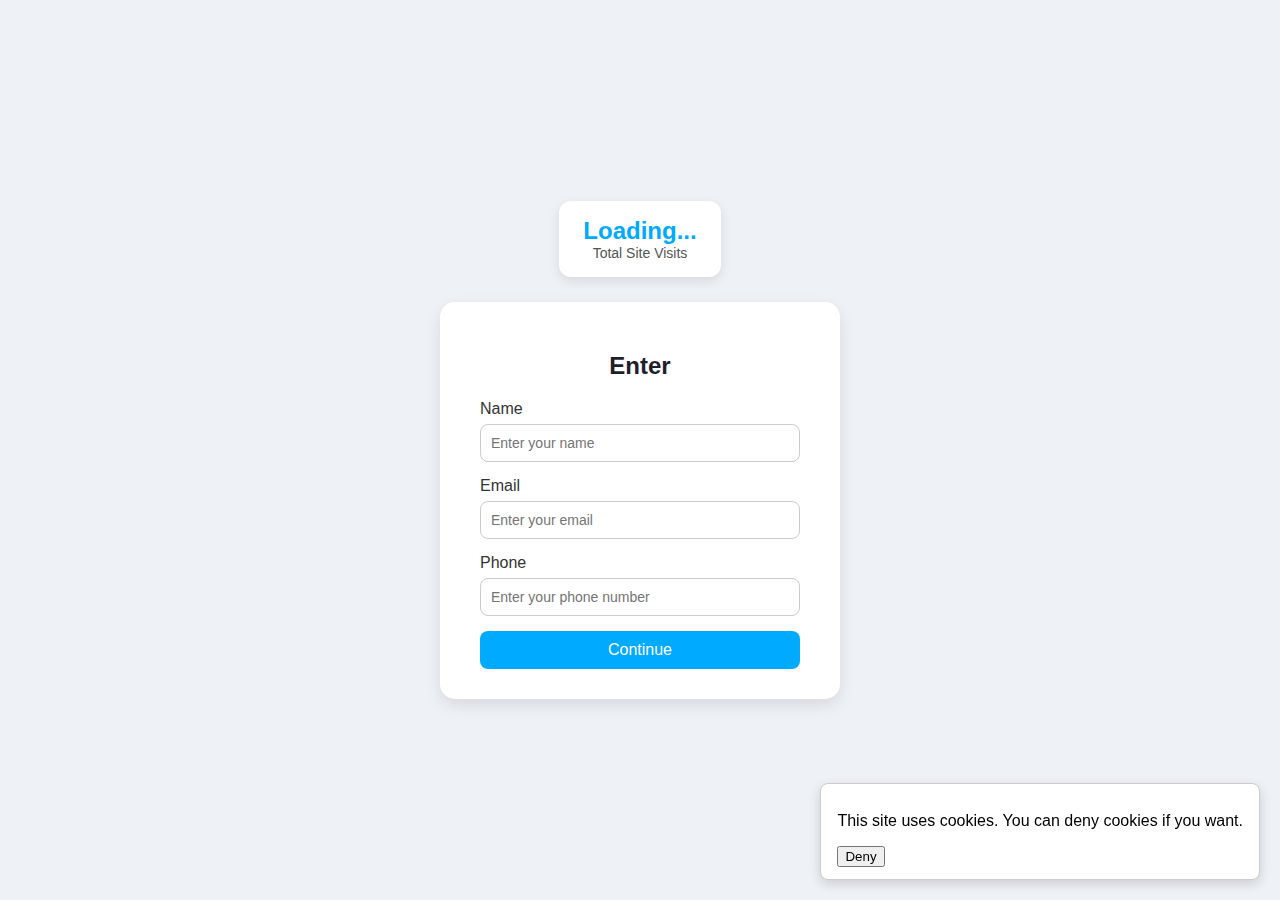
<file: index.html>
<!DOCTYPE html>
<html lang="en">
<head>
  <meta charset="UTF-8" />
  <meta name="viewport" content="width=device-width, initial-scale=1.0"/>
  <title>Login</title>
  <link rel="stylesheet" href="css/login.css">
</head>

<body>
  <!-- Counter -->
  <div class="counter-box">
    <div id="loginCount">Loading...</div>
    <div class="counter-label">Total Site Visits</div>
  </div>

  <!-- Login form -->
  <div class="login-container">
    <h2>Enter</h2>
    <form id="loginForm" action="home.html" method="get">
      <div class="form-group">
        <label for="username">Name</label>
        <input type="text" id="username" placeholder="Enter your name" required />
      </div>
      <div class="form-group">
        <label for="email">Email</label>
        <input type="email" id="email" placeholder="Enter your email" required />
      </div>
      <div class="form-group">
        <label for="phone">Phone</label>
        <input type="tel" id="phone" placeholder="Enter your phone number" required />
      </div>
      <button type="submit" class="enter-btn">Continue</button>
    </form>
  </div>

  <!-- Cookie consent popup -->
  <div id="cookiePopup">
    <p>This site uses cookies. You can deny cookies if you want.</p>
    <button id="denyCookieBtn">Deny</button>
  </div>

  <!-- Scripts -->
  <script src="js/cookies.js"></script>
  <script src="js/counter.js"></script>
</body>
</html>
</file>
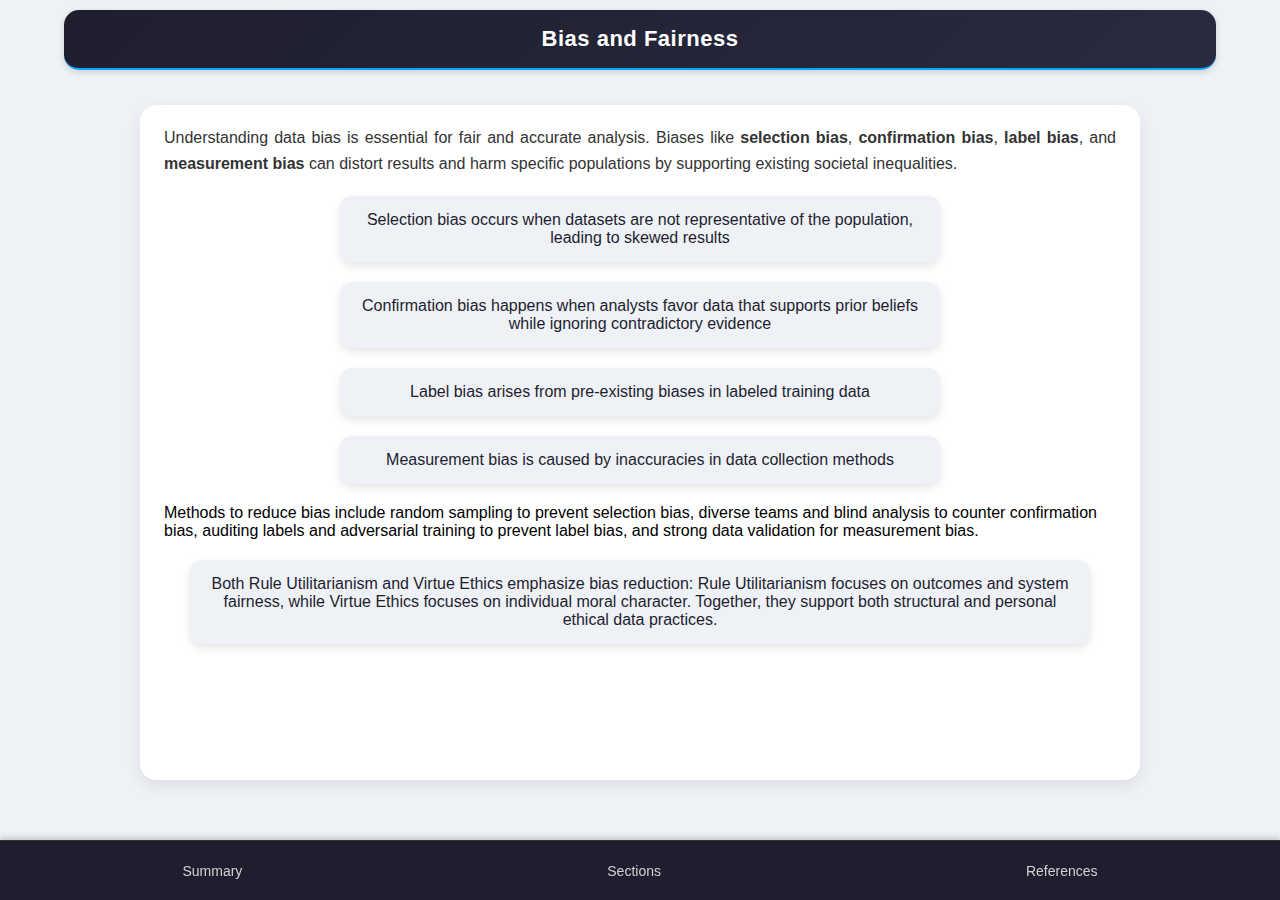
<file: bias.html>
<!DOCTYPE html>
<html lang="en">
<head>
  <meta charset="UTF-8" />
  <meta name="viewport" content="width=device-width, initial-scale=1.0"/>
  <title>Bias and Fairness</title>
  <link rel="stylesheet" href="css/base.css">
</head>

<body>
  <!-- Page Title -->
  <div class="page-title">Bias and Fairness</div>

  <!-- Feed -->
  <div class="feed">
    <div class="post" id="bias-post">
      <div class="caption">
        Understanding data bias is essential for fair and accurate analysis. Biases like <strong>selection bias</strong>, <strong>confirmation bias</strong>, <strong>label bias</strong>, and <strong>measurement bias</strong> can distort results and harm specific populations by supporting existing societal inequalities.
      </div>

      <div class="user-info">
        <p>Selection bias occurs when datasets are not representative of the population, leading to skewed results</p>
      </div>
      <div class="user-info">
        <p>Confirmation bias happens when analysts favor data that supports prior beliefs while ignoring contradictory evidence</p>
      </div>
      <div class="user-info">
        <p>Label bias arises from pre-existing biases in labeled training data</p>
      </div>
      <div class="user-info">
        <p>Measurement bias is caused by inaccuracies in data collection methods</p>
      </div>
      <div class="Caption" id="bias-methods">
        <p>Methods to reduce bias include random sampling to prevent selection bias, diverse teams and blind analysis to counter confirmation bias, auditing labels and adversarial training to prevent label bias, and strong data validation for measurement bias.</p>
      </div>
      <div class="user-info" id="bias-ethics">
        <p>Both Rule Utilitarianism and Virtue Ethics emphasize bias reduction: Rule Utilitarianism focuses on outcomes and system fairness, while Virtue Ethics focuses on individual moral character. Together, they support both structural and personal ethical data practices.</p>
      </div>
    </div>
  </div>

  <!-- Bottom Navigation -->
  <div class="bottom-nav">
    <a href="home.html">Summary</a>
    <a href="sections.html">Sections</a>
    <a href="references.html">References</a>
  </div>

  <script src="js/active_link.js"></script>
  <script src="js/tracker.js"></script>
  <script src="js/page_visits.js"></script>
</body>
</html>
</file>
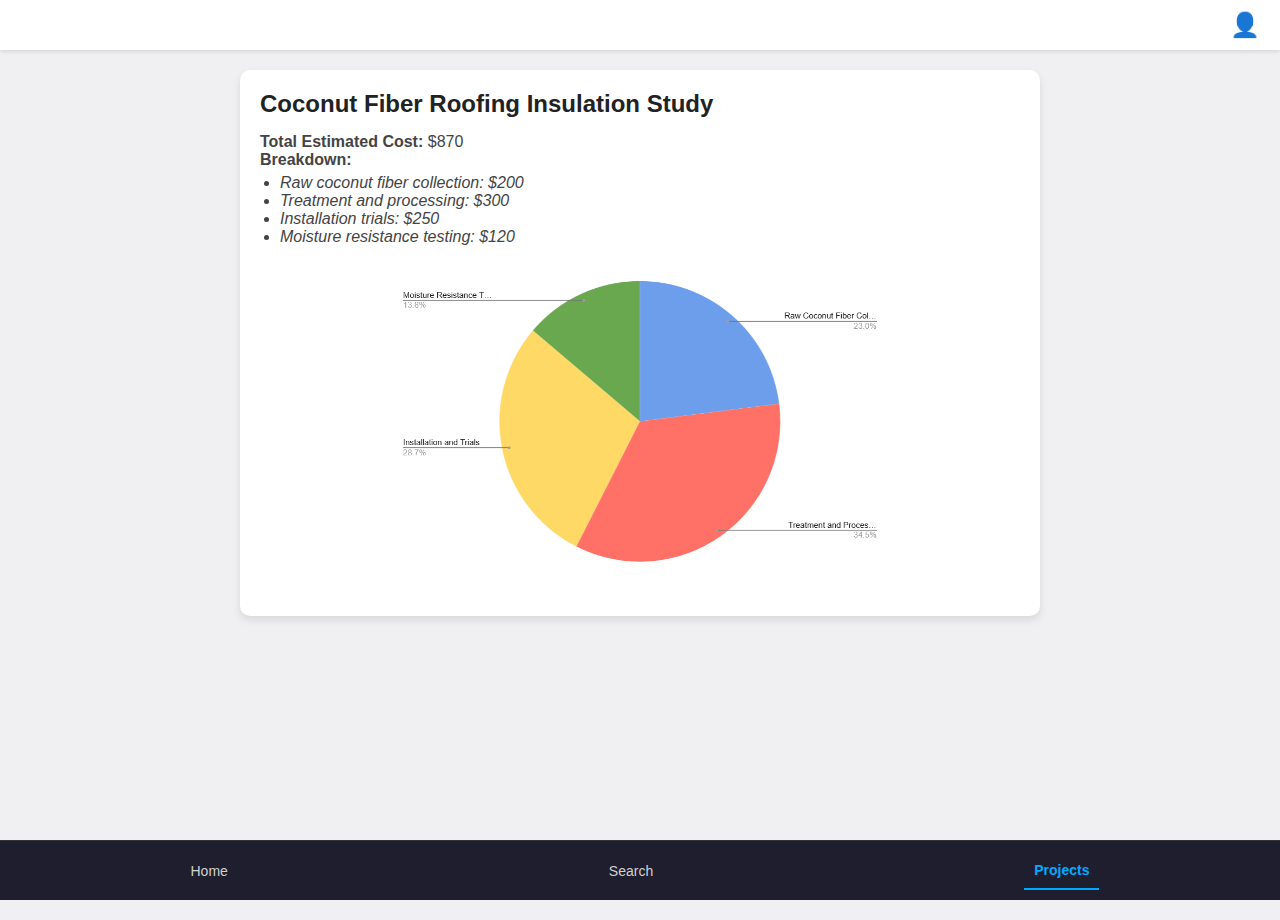
<file: coconut-fiber.html>
<!DOCTYPE html>
<html lang="en">
<head>
  <meta charset="UTF-8" />
  <meta name="viewport" content="width=device-width, initial-scale=1.0"/>
  <title>Project Overview</title>
  <style>
    * {
      margin: 0;
      padding: 0;
      box-sizing: border-box;
      font-family: 'Segoe UI', sans-serif;
    }

    body {
      background-color: #f0f0f3;
      display: flex;
      flex-direction: column;
      min-height: 100vh; /* Ensures content stretches vertically */
      margin-bottom: 20px; /* Adds space at the bottom */
    }

    .top-bar {
      height: 50px;
      background-color: #ffffff;
      display: flex;
      justify-content: flex-end;
      align-items: center;
      padding: 0 20px;
      box-shadow: 0 2px 4px rgba(0,0,0,0.1);
      position: sticky;
      top: 0;
      z-index: 1000;
    }

    .user-icon {
      font-size: 24px;
      text-decoration: none;
      color: #1e1e2f;
      transition: color 0.2s;
    }

    .user-icon:hover {
      color: #00aaff;
    }

    .image-container {
      flex: 1;
      display: flex;
      justify-content: center;
      align-items: center;
      padding: 20px;
    }

    .image-container img {
      max-width: 70%; /* Made the image smaller */
      height: auto;
      border-radius: 8px;
    }

    .project-container {
      padding: 20px;
      max-width: 800px;
      margin: 20px auto;
      background-color: #ffffff;
      border-radius: 10px;
      box-shadow: 0 4px 8px rgba(0, 0, 0, 0.1);
      overflow: auto;
    }

    .project-title {
      font-size: 24px;
      font-weight: bold;
      color: #222;
      margin-bottom: 15px;
    }

    .cost-summary {
      font-size: 16px;
      color: #444;
    }

    .cost-summary ul {
      margin-left: 20px;
      margin-top: 5px;
      list-style-type: disc;
    }

    .cost-summary ul li {
      font-style: italic;
    }

    .bottom-nav {
      display: flex;
      justify-content: space-around;
      align-items: center;
      height: 60px;
      background-color: #1e1e2f;
      border-top: 1px solid #333;
      position: fixed;
      bottom: 0;
      left: 0;
      width: 100%;
    }

    .bottom-nav a {
      font-size: 14px;
      color: #d1d1d1;
      text-decoration: none;
      padding: 10px;
      transition: color 0.2s;
    }

    .bottom-nav a:hover {
      color: #00aaff;
    }

    .bottom-nav a.active {
      color: #00aaff;
      font-weight: bold;
      border-bottom: 2px solid #00aaff;
    }
  </style>
</head>
<body>

  <!-- Top Bar with User Icon -->
  <div class="top-bar">
    <a href="login.html" class="user-icon" title="Login">
      👤
    </a>
  </div>

  <!-- Project Overview Section -->
  <div class="project-container">
    <a href="coconut-fiber.html" style="text-decoration: none;">
      <div class="project-card">
        <div class="project-title">Coconut Fiber Roofing Insulation Study</div>
        <div class="cost-summary">
          <p><strong>Total Estimated Cost:</strong> $870</p>
          <p><strong>Breakdown:</strong></p>
          <ul>
            <li>Raw coconut fiber collection: $200</li>
            <li>Treatment and processing: $300</li>
            <li>Installation trials: $250</li>
            <li>Moisture resistance testing: $120</li>
          </ul>
        </div>
      </div>
      <a></a>

  <!-- Image Section -->
  <div class="image-container">
    <img src="coconut_fiber.png" alt="Cost Breakdown Pie Chart">
  </div>

  <!-- Bottom Navigation -->
  <div class="bottom-nav">
    <a href="home.html">Home</a>
    <a href="search.html">Search</a>
    <a href="projects.html" class="active">Projects</a>
  </div>

  <script>
    const links = document.querySelectorAll('.bottom-nav a');
    const currentPage = window.location.pathname.split('/').pop();

    links.forEach(link => {
      if (link.getAttribute('href') === currentPage) {
        link.classList.add('active');
      }
    });
  </script>

</body>
</html>
</file>
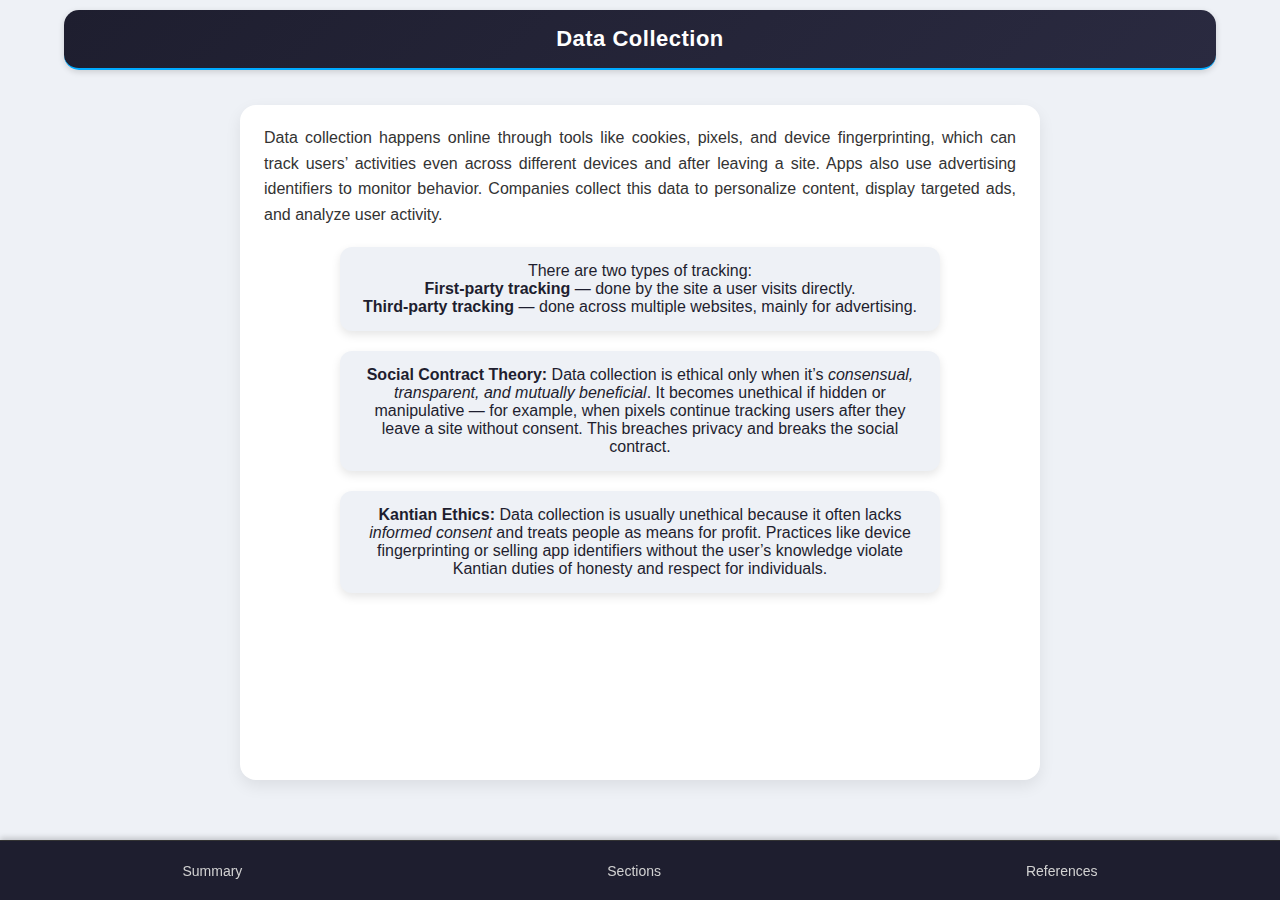
<file: data_collection.html>
<!DOCTYPE html>
<html lang="en">
<head>
  <meta charset="UTF-8" />
  <meta name="viewport" content="width=device-width, initial-scale=1.0"/>
  <title>Data Collection</title>
  <link rel="stylesheet" href="css/base.css">
</head>

<body>
  <!-- Page Title -->
  <div class="page-title">Data Collection</div>

  <!-- Feed -->
  <div class="feed">
    <div class="post">
      <div class="caption">
        Data collection happens online through tools like cookies, pixels, and device fingerprinting, which can track users’ activities even across different devices and after leaving a site. Apps also use advertising identifiers to monitor behavior. Companies collect this data to personalize content, display targeted ads, and analyze user activity.
      </div>

      <div class="user-info">
        <p>There are two types of tracking:</p>
        <p><strong>First-party tracking</strong> — done by the site a user visits directly.</p>
        <p><strong>Third-party tracking</strong> — done across multiple websites, mainly for advertising.</p>
      </div>

      <div class="user-info">
        <p><strong>Social Contract Theory:</strong> Data collection is ethical only when it’s <em>consensual, transparent, and mutually beneficial</em>. It becomes unethical if hidden or manipulative — for example, when pixels continue tracking users after they leave a site without consent. This breaches privacy and breaks the social contract.</p>
      </div>

      <div class="user-info">
        <p><strong>Kantian Ethics:</strong> Data collection is usually unethical because it often lacks <em>informed consent</em> and treats people as means for profit. Practices like device fingerprinting or selling app identifiers without the user’s knowledge violate Kantian duties of honesty and respect for individuals.</p>
      </div>
    </div>
  </div>

  <!-- Bottom Navigation -->
  <div class="bottom-nav">
    <a href="home.html">Summary</a>
    <a href="sections.html">Sections</a>
    <a href="references.html">References</a>
  </div>

  <script src="js/active_link.js"></script>
  <script src="js/tracker.js"></script>
</body>
</html>
</file>
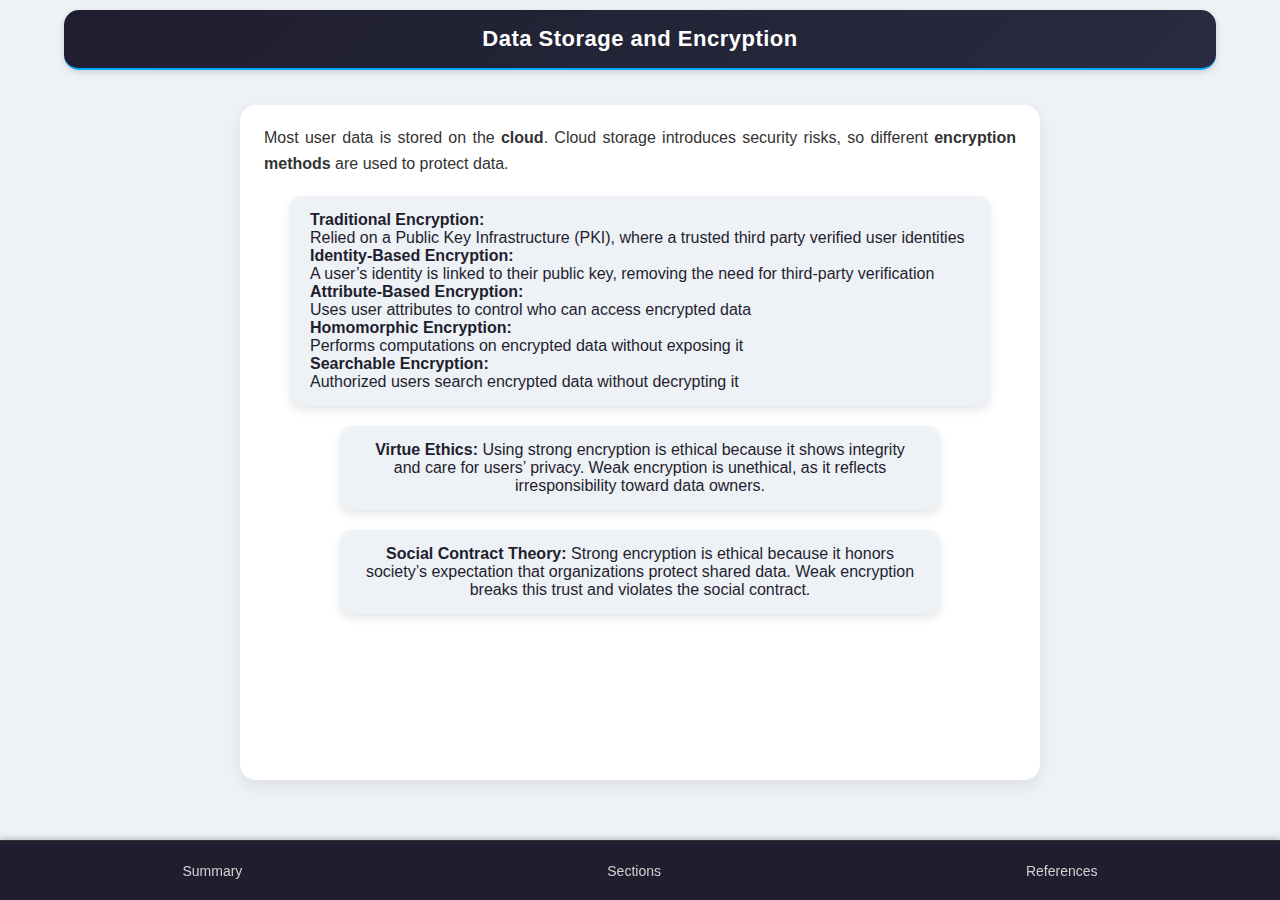
<file: data_encryption.html>
<!DOCTYPE html>
<html lang="en">
<head>
  <meta charset="UTF-8" />
  <meta name="viewport" content="width=device-width, initial-scale=1.0"/>
  <title>Data Storage</title>
  <link rel="stylesheet" href="css/base.css">
</head>

<body>
  <!-- Page Title -->
  <div class="page-title">Data Storage and Encryption</div>

  <!-- Feed -->
  <div class="feed">
    <div class="post">
      <div class="caption">
        Most user data is stored on the <strong>cloud</strong>. Cloud storage introduces security risks, so different <strong>encryption methods</strong> are used to protect data.
      </div>

      <div class="list-info" id="storage-list">
        <p><strong>Traditional Encryption:</strong></p>
        <p>Relied on a Public Key Infrastructure (PKI), where a trusted third party verified user identities</p>
        <p><strong>Identity-Based Encryption:</strong></p>
        <p>A user’s identity is linked to their public key, removing the need for third-party verification</p>
        <p><strong>Attribute-Based Encryption:</strong></p>
        <p>Uses user attributes to control who can access encrypted data</p>
        <p><strong>Homomorphic Encryption:</strong></p>
        <p>Performs computations on encrypted data without exposing it</p>
        <p><strong>Searchable Encryption:</strong></p>
        <p>Authorized users search encrypted data without decrypting it</p>
      </div>

      <div class="user-info">
        <p><strong>Virtue Ethics:</strong> Using strong encryption is ethical because it shows integrity and care for users’ privacy. Weak encryption is unethical, as it reflects irresponsibility toward data owners.</p>
      </div>

      <div class="user-info">
        <p><strong>Social Contract Theory:</strong> Strong encryption is ethical because it honors society’s expectation that organizations protect shared data. Weak encryption breaks this trust and violates the social contract.</p>
      </div>
    </div>
  </div>

  <!-- Bottom Navigation -->
  <div class="bottom-nav">
    <a href="home.html">Summary</a>
    <a href="sections.html">Sections</a>
    <a href="references.html">References</a>
  </div>

  <script src="js/active_link.js"></script>
  <script src="js/tracker.js"></script>
  <script src="js/page_visits.js"></script>
</body>
</html>
</file>
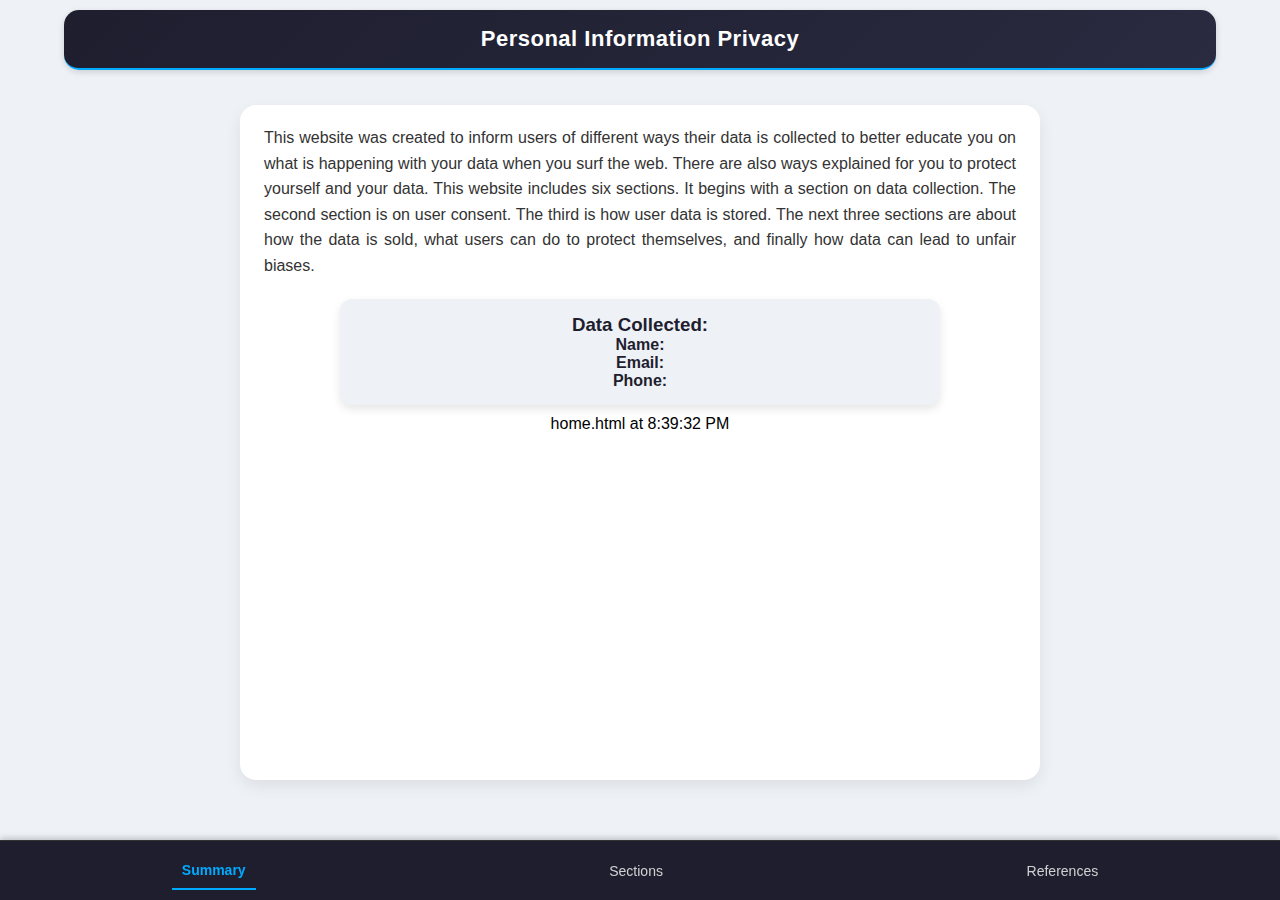
<file: home.html>
<!DOCTYPE html>
<html lang="en">
<head>
  <meta charset="UTF-8" />
  <meta name="viewport" content="width=device-width, initial-scale=1.0"/>
  <title>Summary</title>
  <link rel="stylesheet" href="css/base.css">
</head>

<body>
  <!-- Page Title -->
  <div class="page-title">Personal Information Privacy</div>

  <!-- Feed -->
  <div class="feed">
    <div class="post">
      <div class="caption">
        This website was created to inform users of different ways their data is collected to better educate you on what is happening with your data when you surf the web. There are also ways explained for you to protect yourself and your data. This website includes six sections. It begins with a section on data collection. The second section is on user consent. The third is how user data is stored. The next three sections are about how the data is sold, what users can do to protect themselves, and finally how data can lead to unfair biases.
      </div>
      <!-- Display login info here -->
      <div class="user-info" id="userInfo"></div>
      <div id="visitedPages"></div>
    </div>
  </div>


  <!-- Bottom Navigation -->
  <div class="bottom-nav">
    <a href="home.html">Summary</a>
    <a href="sections.html">Sections</a>
    <a href="references.html">References</a>
  </div>

  <script src="js/user_info.js"></script>
  <script src="js/active_link.js"></script>
  <script src="js/page_visits.js"></script>
</body>
</html>
</file>
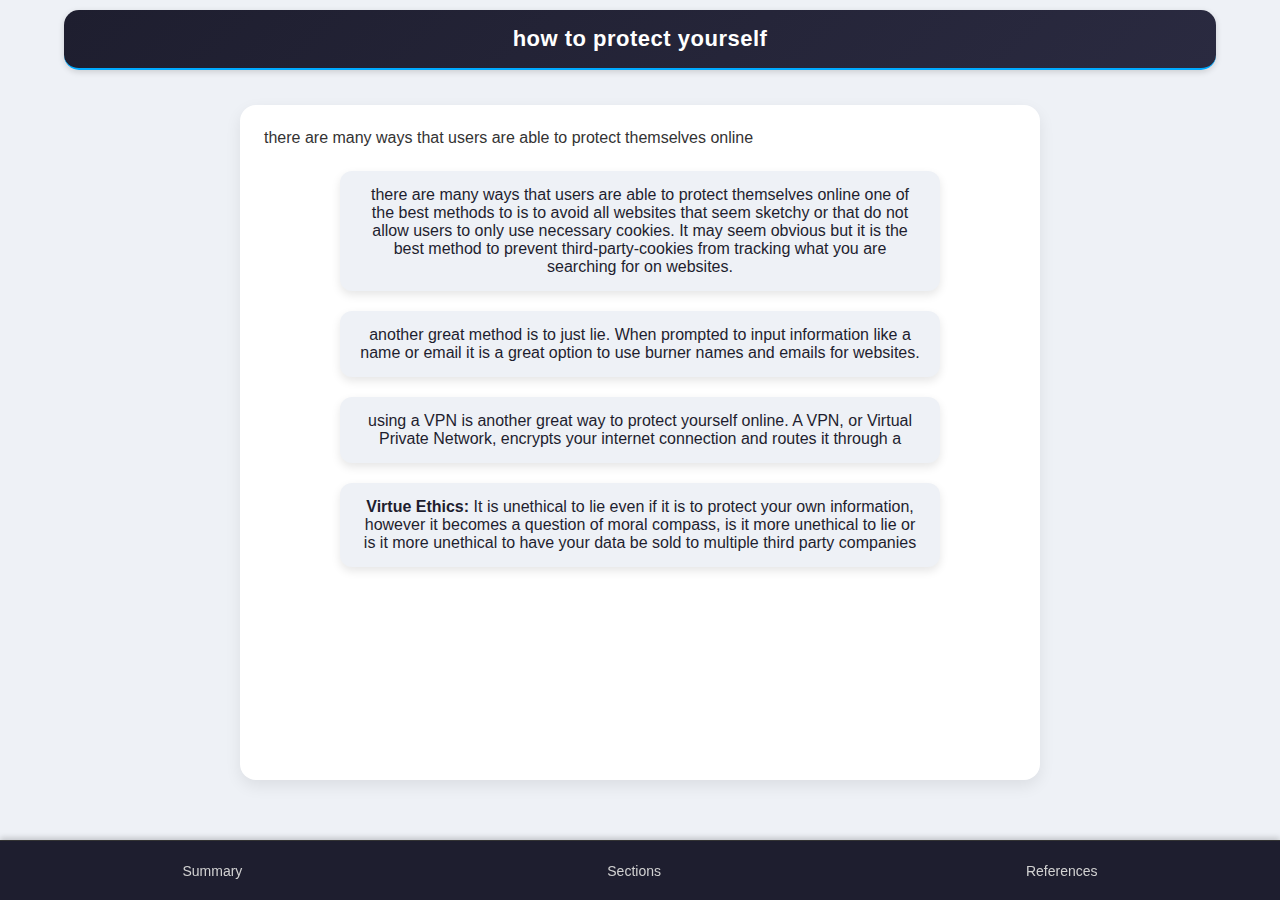
<file: how_to_protect.html>
<!DOCTYPE html>
<html>
    <head>
        <title>
            how to protect yourself
        </title>
        <link rel="stylesheet" href="css/base.css">
    </head>

    <body>
        <div class="page-title">how to protect yourself</div>

        <div class="feed">
            <div class="post">
                <div class="caption" id="protect_caption">
                    there are many ways that users are able to protect themselves online
                </div>

        <div class="user-info">
            there are many ways that users are able to protect themselves online 
            one of the best methods to is to avoid all websites that seem sketchy or that do not allow users to only
            use necessary cookies. It may seem obvious but it is the best method to prevent third-party-cookies from 
            tracking what you are searching for on websites.
        </div>

                <div class="user-info">
            another great method is to just lie. When prompted to input information like a name or email 
            it is a great option to use burner names and emails for websites.
                </div>


                <div class="user-info">
            using a VPN is another great way to protect yourself online.
            A VPN, or Virtual Private Network, encrypts your internet connection and routes it through a
                    </div>
                <div class="user-info">
                    <p><strong>Virtue Ethics:</strong> It is unethical to lie even if it is to protect your own information, however it becomes a question of moral compass, is it more unethical to lie
                    or is it more unethical to have your data be sold to multiple third party companies</p>
                    </div>

            </div>
        </div>
        <!-- Bottom Navigation -->
        <div class="bottom-nav">
            <a href="home.html">Summary</a>
            <a href="sections.html">Sections</a>
            <a href="references.html">References</a>
        </div>

        <script src="js/page_visits.js"></script>
    </body>

</html>
</file>
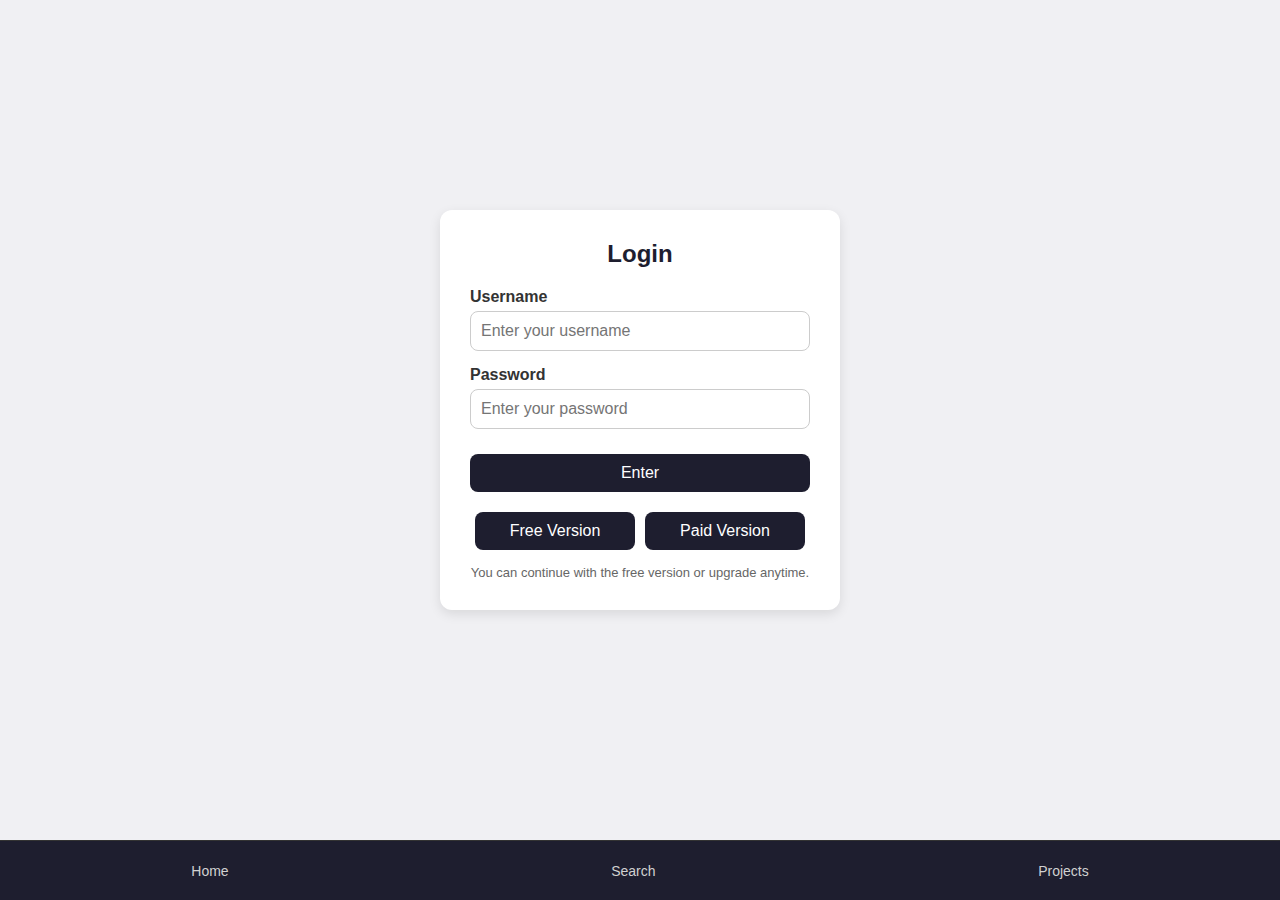
<file: login.html>
<!DOCTYPE html>
<html lang="en">
<head>
  <meta charset="UTF-8" />
  <meta name="viewport" content="width=device-width, initial-scale=1.0"/>
  <title>Login</title>
  <style>
    * {
      box-sizing: border-box;
      margin: 0;
      padding: 0;
      font-family: 'Segoe UI', sans-serif;
    }

    body {
      background-color: #f0f0f3;
      display: flex;
      flex-direction: column;
      justify-content: center;
      height: 100vh;
    }

    .login-container {
      background-color: #ffffff;
      padding: 30px;
      border-radius: 12px;
      box-shadow: 0 4px 12px rgba(0, 0, 0, 0.1);
      width: 90%;
      max-width: 400px;
      margin: 0 auto;
      margin-bottom: 80px; /* for space above bottom nav */
    }

    .login-container h2 {
      text-align: center;
      margin-bottom: 20px;
      color: #1e1e2f;
    }

    .form-group {
      margin-bottom: 15px;
    }

    label {
      display: block;
      margin-bottom: 5px;
      font-weight: 600;
      color: #333;
    }

    input[type="text"],
    input[type="password"] {
      width: 100%;
      padding: 10px;
      border: 1px solid #ccc;
      border-radius: 8px;
      font-size: 16px;
    }

    .enter-btn {
      width: 100%;
      margin-top: 10px;
      padding: 10px;
      font-size: 16px;
      background-color: #1e1e2f;
      color: #fff;
      border: none;
      border-radius: 8px;
      cursor: pointer;
      transition: background-color 0.2s;
    }

    .enter-btn:hover {
      background-color: #00aaff;
    }

    .options {
      display: flex;
      justify-content: space-between;
      margin-top: 20px;
    }

    .options button {
      flex: 1;
      margin: 0 5px;
      padding: 10px;
      font-size: 16px;
      background-color: #1e1e2f;
      color: #fff;
      border: none;
      border-radius: 8px;
      cursor: pointer;
      transition: background-color 0.2s;
    }

    .options button:hover {
      background-color: #00aaff;
    }

    .note {
      margin-top: 15px;
      font-size: 13px;
      color: #666;
      text-align: center;
    }

    .bottom-nav {
      display: flex;
      justify-content: space-around;
      align-items: center;
      height: 60px;
      background-color: #1e1e2f;
      border-top: 1px solid #333;
      position: fixed;
      bottom: 0;
      left: 0;
      width: 100%;
    }

    .bottom-nav a {
      font-size: 14px;
      color: #d1d1d1;
      text-decoration: none;
      padding: 10px;
      transition: color 0.2s;
    }

    .bottom-nav a:hover {
      color: #00aaff;
    }

    .bottom-nav a.active {
      color: #00aaff;
      font-weight: bold;
      border-bottom: 2px solid #00aaff;
    }
  </style>
</head>
<body>

  <div class="login-container">
    <h2>Login</h2>
    <form>
      <div class="form-group">
        <label for="username">Username</label>
        <input type="text" id="username" placeholder="Enter your username" required />
      </div>
      <div class="form-group">
        <label for="password">Password</label>
        <input type="password" id="password" placeholder="Enter your password" required />
      </div>
      <button type="submit" class="enter-btn">Enter</button>

      <div class="options">
        <button type="button" onclick="alert('Free version selected')">Free Version</button>
        <button type="button" onclick="alert('Redirecting to payment...')">Paid Version</button>
      </div>

      <p class="note">You can continue with the free version or upgrade anytime.</p>
    </form>
  </div>

  <!-- Bottom Navigation -->
  <div class="bottom-nav">
    <a href="home.html">Home</a>
    <a href="search.html">Search</a>
    <a href="projects.html">Projects</a>
  </div>

</body>
</html>
</file>
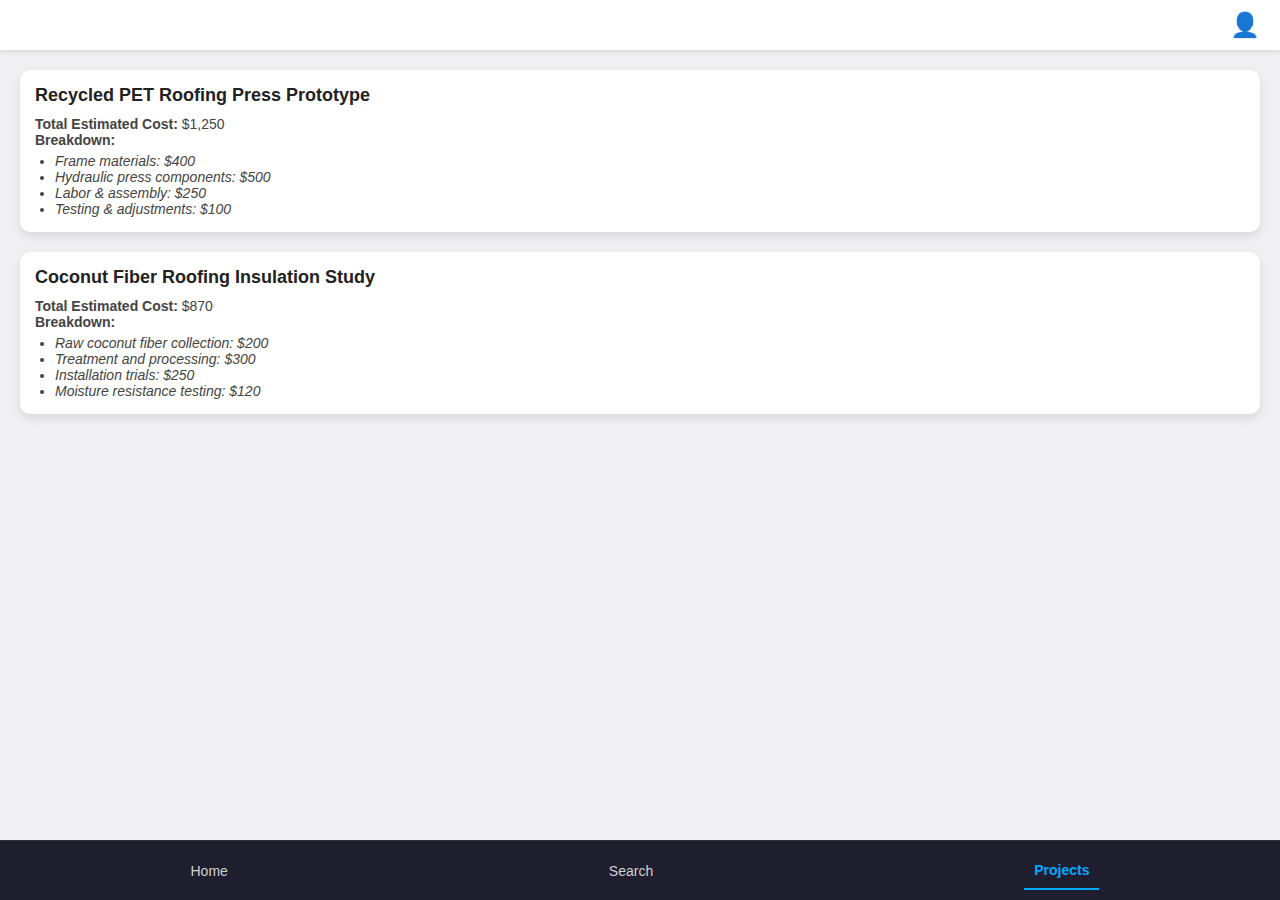
<file: projects.html>
<!DOCTYPE html>
<html lang="en">
<head>
  <meta charset="UTF-8" />
  <meta name="viewport" content="width=device-width, initial-scale=1.0"/>
  <title>Projects</title>
  <style>
    * {
      margin: 0;
      padding: 0;
      box-sizing: border-box;
      font-family: 'Segoe UI', sans-serif;
    }

    body {
      background-color: #f0f0f3;
      display: flex;
      flex-direction: column;
      height: 100vh;
      overflow: hidden;
    }

    .top-bar {
      height: 50px;
      background-color: #ffffff;
      display: flex;
      justify-content: flex-end;
      align-items: center;
      padding: 0 20px;
      box-shadow: 0 2px 4px rgba(0,0,0,0.1);
      position: sticky;
      top: 0;
      z-index: 1000;
    }

    .user-icon {
      font-size: 24px;
      text-decoration: none;
      color: #1e1e2f;
      transition: color 0.2s;
    }

    .user-icon:hover {
      color: #00aaff;
    }

    .project-container {
      flex: 1;
      overflow-y: auto;
      padding: 20px;
    }

    .project-card {
      background-color: #ffffff;
      border-radius: 10px;
      padding: 15px;
      margin-bottom: 20px;
      box-shadow: 0 4px 10px rgba(0, 0, 0, 0.1);
    }

    .project-title {
      font-size: 18px;
      font-weight: bold;
      color: #222;
      margin-bottom: 10px;
    }

    .cost-summary {
      font-size: 14px;
      color: #444;
    }

    .cost-summary ul {
      margin-left: 20px;
      margin-top: 5px;
      list-style-type: disc;
    }

    .cost-summary ul li {
      font-style: italic;
    }

    .bottom-nav {
      display: flex;
      justify-content: space-around;
      align-items: center;
      height: 60px;
      background-color: #1e1e2f;
      border-top: 1px solid #333;
      position: fixed;
      bottom: 0;
      left: 0;
      width: 100%;
    }

    .bottom-nav a {
      font-size: 14px;
      color: #d1d1d1;
      text-decoration: none;
      padding: 10px;
      transition: color 0.2s;
    }

    .bottom-nav a:hover {
      color: #00aaff;
    }

    .bottom-nav a.active {
      color: #00aaff;
      font-weight: bold;
      border-bottom: 2px solid #00aaff;
    }
  </style>
</head>
<body>

  <!-- Top Bar with User Icon -->
  <div class="top-bar">
    <a href="login.html" class="user-icon" title="Login">
      👤
    </a>
  </div>

  <!-- Project Section -->
  <div class="project-container">
    <a href="recycled-pet.html" style="text-decoration: none;">
      <div class="project-card">
        <div class="project-title">Recycled PET Roofing Press Prototype</div>
        <div class="cost-summary">
          <p><strong>Total Estimated Cost:</strong> $1,250</p>
          <p><strong>Breakdown:</strong></p>
          <ul>
            <li>Frame materials: $400</li>
            <li>Hydraulic press components: $500</li>
            <li>Labor & assembly: $250</li>
            <li>Testing & adjustments: $100</li>
          </ul>
        </div>
      </div>
    </a>
    <a href="coconut-fiber.html" style="text-decoration: none;">
      <div class="project-card">
        <div class="project-title">Coconut Fiber Roofing Insulation Study</div>
        <div class="cost-summary">
          <p><strong>Total Estimated Cost:</strong> $870</p>
          <p><strong>Breakdown:</strong></p>
          <ul>
            <li>Raw coconut fiber collection: $200</li>
            <li>Treatment and processing: $300</li>
            <li>Installation trials: $250</li>
            <li>Moisture resistance testing: $120</li>
          </ul>
        </div>
      </div>
    </a>
  </div>

  <!-- Bottom Navigation -->
  <div class="bottom-nav">
    <a href="home.html">Home</a>
    <a href="search.html">Search</a>
    <a href="projects.html" class="active">Projects</a>
  </div>

  <script>
    const links = document.querySelectorAll('.bottom-nav a');
    const currentPage = window.location.pathname.split('/').pop();

    links.forEach(link => {
      if (link.getAttribute('href') === currentPage) {
        link.classList.add('active');
      }
    });
  </script>

</body>
</html>
</file>
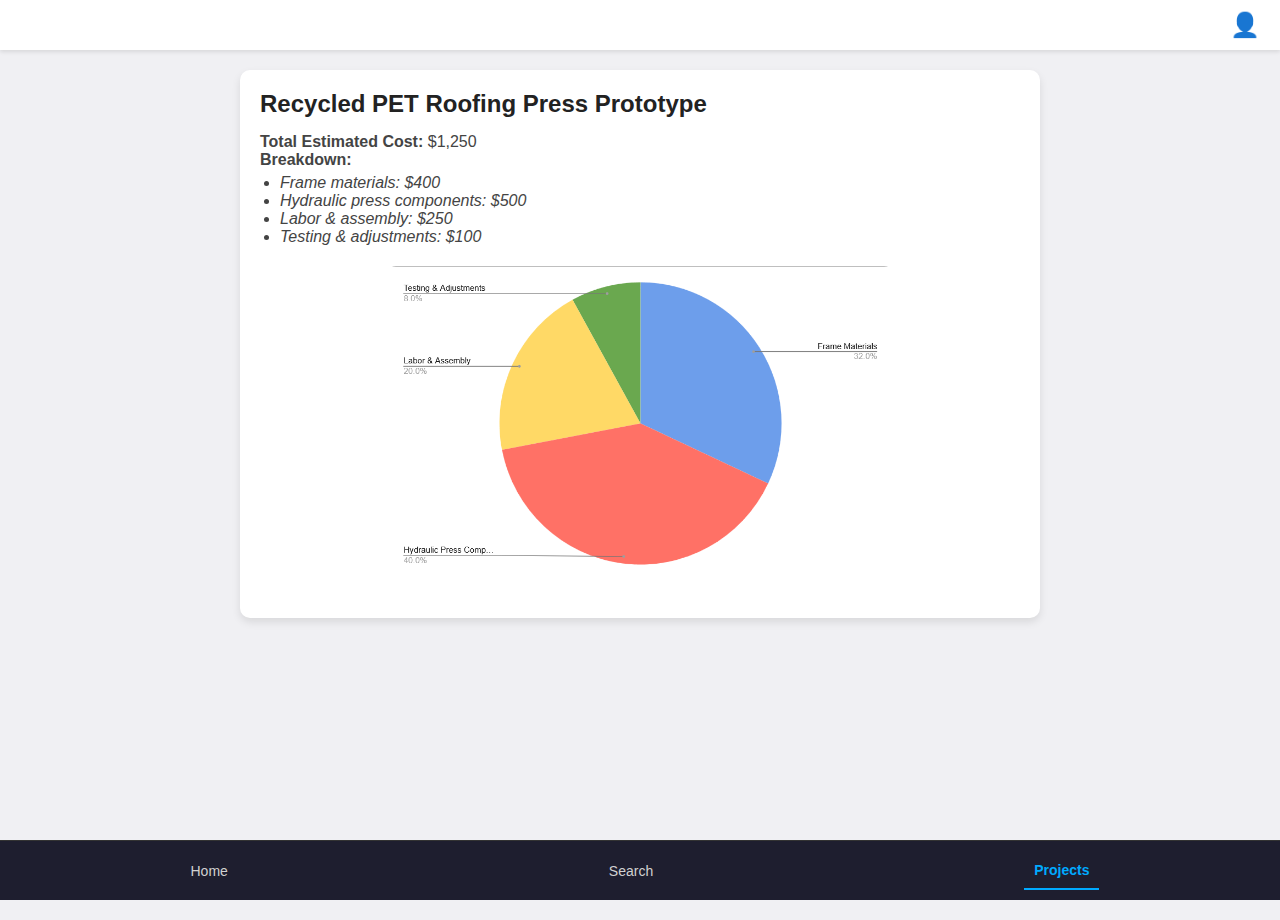
<file: recycled-pet.html>
<!DOCTYPE html>
<html lang="en">
<head>
  <meta charset="UTF-8" />
  <meta name="viewport" content="width=device-width, initial-scale=1.0"/>
  <title>Project Overview</title>
  <style>
    * {
      margin: 0;
      padding: 0;
      box-sizing: border-box;
      font-family: 'Segoe UI', sans-serif;
    }

    body {
      background-color: #f0f0f3;
      display: flex;
      flex-direction: column;
      min-height: 100vh; /* Ensures content stretches vertically */
      margin-bottom: 20px; /* Adds space at the bottom */
    }

    .top-bar {
      height: 50px;
      background-color: #ffffff;
      display: flex;
      justify-content: flex-end;
      align-items: center;
      padding: 0 20px;
      box-shadow: 0 2px 4px rgba(0,0,0,0.1);
      position: sticky;
      top: 0;
      z-index: 1000;
    }

    .user-icon {
      font-size: 24px;
      text-decoration: none;
      color: #1e1e2f;
      transition: color 0.2s;
    }

    .user-icon:hover {
      color: #00aaff;
    }

    .image-container {
      flex: 1;
      display: flex;
      justify-content: center;
      align-items: center;
      padding: 20px;
    }

    .image-container img {
      max-width: 70%; /* Made the image smaller */
      height: auto;
      border-radius: 8px;
    }

    .project-container {
      padding: 20px;
      max-width: 800px;
      margin: 20px auto;
      background-color: #ffffff;
      border-radius: 10px;
      box-shadow: 0 4px 8px rgba(0, 0, 0, 0.1);
      overflow: auto;
    }

    .project-title {
      font-size: 24px;
      font-weight: bold;
      color: #222;
      margin-bottom: 15px;
    }

    .cost-summary {
      font-size: 16px;
      color: #444;
    }

    .cost-summary ul {
      margin-left: 20px;
      margin-top: 5px;
      list-style-type: disc;
    }

    .cost-summary ul li {
      font-style: italic;
    }

    .bottom-nav {
  display: flex;
  justify-content: space-around;
  align-items: center;
  height: 60px;
  background-color: #1e1e2f;
  border-top: 1px solid #333;
  position: fixed;
  bottom: 0;
  left: 0;
  width: 100%;
}

.bottom-nav a {
  font-size: 14px;
  color: #d1d1d1;
  text-decoration: none;
  padding: 10px;
  transition: color 0.2s;
}

.bottom-nav a:hover {
  color: #00aaff;
}

.bottom-nav a.active {
  color: #00aaff;
  font-weight: bold;
  border-bottom: 2px solid #00aaff;
}

  </style>
</head>
<body>

  <!-- Top Bar with User Icon -->
  <div class="top-bar">
    <a href="login.html" class="user-icon" title="Login">
      👤
    </a>
  </div>

  <!-- Project Overview Section -->
  <div class="project-container">
    <a href="recycled-pet.html" style="text-decoration: none;">
      <div class="project-card">
        <div class="project-title">Recycled PET Roofing Press Prototype</div>
        <div class="cost-summary">
          <p><strong>Total Estimated Cost:</strong> $1,250</p>
          <p><strong>Breakdown:</strong></p>
          <ul>
            <li>Frame materials: $400</li>
            <li>Hydraulic press components: $500</li>
            <li>Labor & assembly: $250</li>
            <li>Testing & adjustments: $100</li>
          </ul>
        </div>
      </div>
      <a></a>

  <!-- Image Section -->
  <div class="image-container">
    <img src="recycled_PET.png" alt="Cost Breakdown Pie Chart">
  </div>

  <!-- Bottom Navigation -->
  <div class="bottom-nav">
    <a href="home.html">Home</a>
    <a href="search.html">Search</a>
    <a href="projects.html" class="active">Projects</a>
  </div>

  <script>
    const links = document.querySelectorAll('.bottom-nav a');
    const currentPage = window.location.pathname.split('/').pop();

    links.forEach(link => {
      if (link.getAttribute('href') === currentPage) {
        link.classList.add('active');
      }
    });
  </script>

</body>
</html>
</file>
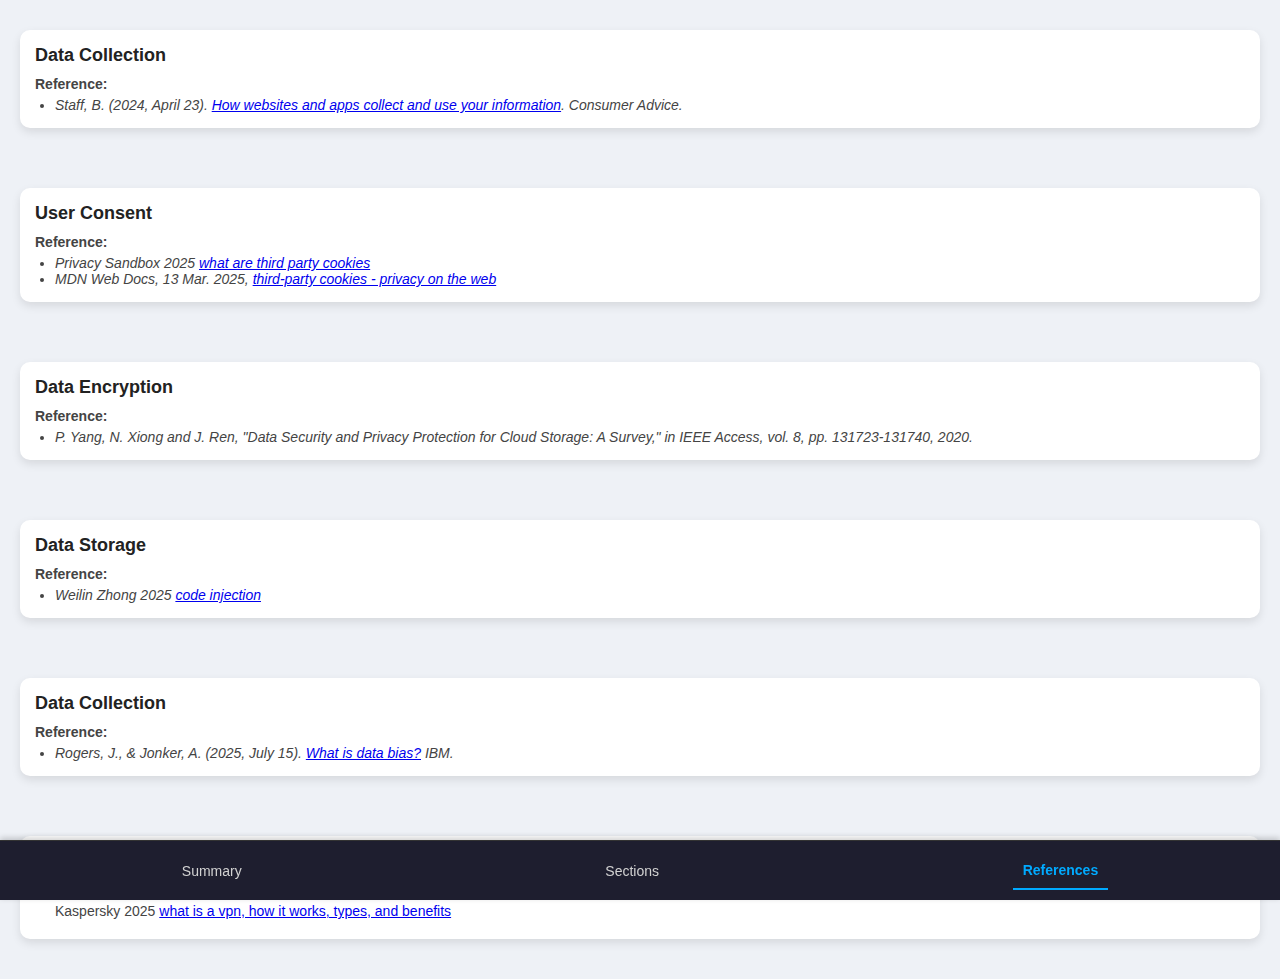
<file: references.html>
<!DOCTYPE html>
<html lang="en">
<head>
  <meta charset="UTF-8" />
  <meta name="viewport" content="width=device-width, initial-scale=1.0"/>
  <title>Projects</title>
  <link rel="stylesheet" href="css/base.css">
</head>
<body>

  <!-- Project Section -->
  <div class="project-container">
    <div class="project-card">
      <div class="project-title">Data Collection</div>
      <div class="cost-summary">
        <p><strong>Reference:</strong></p>
        <ul>
          <li>Staff, B. (2024, April 23). <a href="https://consumer.ftc.gov/articles/how-websites-apps-collect-use-your-information" target="_blank">How websites and apps collect and use your information</a>. Consumer Advice.</li>
        </ul>
      </div>
    </div>
  </div>

  <div class="project-container">
    <div class="project-card">
      <div class="project-title">User Consent</div>
      <div class="cost-summary">
        <p><strong>Reference:</strong></p>
        <ul>
          <li>Privacy Sandbox 2025 <a href="https://privacysandbox.google.com/cookies/basics/third-party-cookies" target="_blank"> what are third party cookies</a></li>
          <li>MDN Web Docs, 13 Mar. 2025, <a href="https://developer.mozilla.org/en-US/docs/Web/Privacy/Guides/Third-party_cookies " target="_blank"> third-party cookies - privacy on the web</a></li>
        </ul>
      </div>
    </div>
  </div>

  <div class="project-container">
    <div class="project-card">
      <div class="project-title">Data Encryption</div>
      <div class="cost-summary">
        <p><strong>Reference:</strong></p>
        <ul>
          <li>P. Yang, N. Xiong and J. Ren, "Data Security and Privacy Protection for Cloud Storage: A Survey," in <em>IEEE Access</em>, vol. 8, pp. 131723-131740, 2020.</li>
        </ul>
      </div>
    </div>
  </div>

  <div class="project-container">
    <div class="project-card">
      <div class="project-title">Data Storage</div>
      <div class="cost-summary">
        <p><strong>Reference:</strong></p>
        <ul>
          <li>Weilin Zhong 2025 <a href="https://owasp.org/www-community/attacks/Code_Injection" traget="_blank"> code injection</a> </li>
        </ul>
      </div>
    </div>
  </div>

  <div class="project-container">
    <div class="project-card">
      <div class="project-title">Data Collection</div>
      <div class="cost-summary">
        <p><strong>Reference:</strong></p>
        <ul>
          <li>Rogers, J., & Jonker, A. (2025, July 15). <a href="https://www.ibm.com/think/topics/data-bias" target="_blank">What is data bias?</a> IBM.</li>
        </ul>
      </div>
    </div>
  </div>

  <div class="project-container">
    <div class="project-card">
      <div class="project-title">How to Protect Yourself</div>
      <div class="cost-summary">
        <p><strong>Reference:</strong></p>
        <ul>Kaspersky 2025 <a href="https://usa.kaspersky.com/resource-center/definitions/what-is-a-vpn" target="_blank">what is a vpn, how it works, types, and benefits</a> <ul>
      </div>
    </div>
  </div>

  <!-- Bottom Navigation -->
  <div class="bottom-nav">
    <a href="home.html">Summary</a>
    <a href="sections.html">Sections</a>
    <a href="references.html" class="active">References</a>
  </div>

  <script src="js/active_link.js"></script>
  <script src="js/tracker.js"></script>
  <script src="js/page_visits.js"></script>

</body>
</html>
</file>
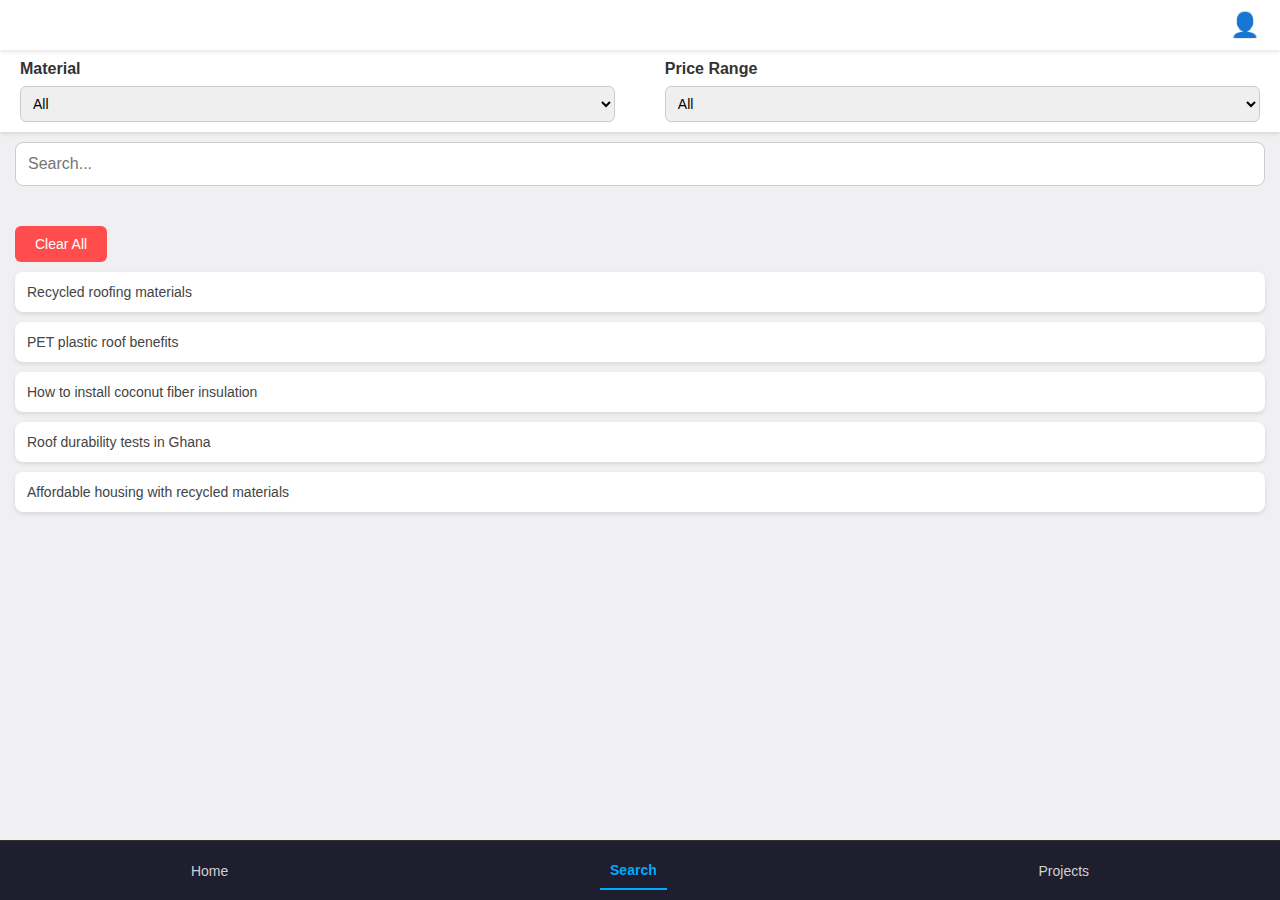
<file: search.html>
<!DOCTYPE html>
<html lang="en">
<head>
  <meta charset="UTF-8" />
  <meta name="viewport" content="width=device-width, initial-scale=1.0"/>
  <title>Search</title>
  <style>
    * {
      margin: 0;
      padding: 0;
      box-sizing: border-box;
      font-family: 'Segoe UI', sans-serif;
    }

    body {
      background-color: #f0f0f3;
      display: flex;
      flex-direction: column;
      height: 100vh;
      overflow: hidden;
    }

    /* Top Bar with User Icon */
    .top-bar {
      height: 50px;
      background-color: #ffffff;
      display: flex;
      justify-content: flex-end;
      align-items: center;
      padding: 0 20px;
      box-shadow: 0 2px 4px rgba(0,0,0,0.1);
      position: sticky;
      top: 0;
      z-index: 1000;
    }

    .user-icon {
      font-size: 24px;
      text-decoration: none;
      color: #1e1e2f;
      transition: color 0.2s;
    }

    .user-icon:hover {
      color: #00aaff;
    }

    /* Filters Section */
    .filters-container {
      display: flex;
      justify-content: space-between;
      padding: 10px 20px;
      background-color: #fff;
      box-shadow: 0 2px 4px rgba(0,0,0,0.1);
    }

    .filter-group {
      width: 48%;
    }

    .filter-title {
      font-size: 16px;
      font-weight: bold;
      margin-bottom: 8px;
      color: #333;
    }

    .filter-select {
      width: 100%;
      padding: 8px;
      font-size: 14px;
      border-radius: 6px;
      border: 1px solid #ccc;
    }

    /* Search Field */
    .search-container {
      position: relative;
      padding: 15px;
      padding-top: 10px;
      z-index: 2;
    }

    input[type="text"] {
      width: 100%;
      padding: 12px;
      font-size: 16px;
      border-radius: 8px;
      border: 1px solid #ccc;
      margin-bottom: 10px;
    }

    .dropdown {
      position: absolute;
      top: 100%;
      left: 15px;
      right: 15px;
      background: white;
      border: 1px solid #ccc;
      border-top: none;
      max-height: 150px;
      overflow-y: auto;
      z-index: 3;
      display: none;
      border-radius: 6px;
    }

    .dropdown div {
      padding: 12px;
      cursor: pointer;
      transition: background 0.2s;
    }

    .dropdown div:hover {
      background-color: #e0f7fa;
    }

    .search-history {
      flex: 1;
      overflow-y: auto;
      padding: 15px;
    }

    .search-item {
      background-color: #ffffff;
      margin-bottom: 10px;
      padding: 12px;
      border-radius: 8px;
      font-size: 14px;
      color: #444;
      box-shadow: 0 2px 4px rgba(0, 0, 0, 0.1);
    }

    .search-item:hover {
      background-color: #e0f7fa;
    }

    .clear-button {
      background-color: #ff4d4d;
      color: white;
      border: none;
      padding: 10px 20px;
      font-size: 14px;
      border-radius: 6px;
      cursor: pointer;
      margin-bottom: 10px;
    }

    .clear-button:hover {
      background-color: #e60000;
    }

    .bottom-nav {
      display: flex;
      justify-content: space-around;
      align-items: center;
      height: 60px;
      background-color: #1e1e2f;
      border-top: 1px solid #333;
      position: fixed;
      bottom: 0;
      left: 0;
      width: 100%;
    }

    .bottom-nav a {
      font-size: 14px;
      color: #d1d1d1;
      text-decoration: none;
      padding: 10px;
      transition: color 0.2s;
    }

    .bottom-nav a:hover {
      color: #00aaff;
    }

    .bottom-nav a.active {
      color: #00aaff;
      font-weight: bold;
      border-bottom: 2px solid #00aaff;
    }
  </style>
</head>
<body>

  <!-- Top Bar -->
  <div class="top-bar">
    <a href="login.html" class="user-icon" title="Login">
      👤
    </a>
  </div>

  <!-- Filters Section -->
  <div class="filters-container">
    <div class="filter-group">
      <div class="filter-title">Material</div>
      <select id="materialFilter" class="filter-select" onchange="applyFilters()">
        <option value="">All</option>
        <option value="Plastic">Plastic</option>
        <option value="Wood">Wood</option>
        <option value="Metal">Metal</option>
        <option value="Aluminum">Aluminum</option>
        <option value="PET">PET</option>
        <option value="Coconut">Coconut</option>
      </select>
    </div>

    <div class="filter-group">
      <div class="filter-title">Price Range</div>
      <select id="priceFilter" class="filter-select" onchange="applyFilters()">
        <option value="">All</option>
        <option value="low">Low</option>
        <option value="medium">Medium</option>
        <option value="high">High</option>
      </select>
    </div>
  </div>

  <!-- Search Field -->
  <div class="search-container">
    <input type="text" id="searchInput" placeholder="Search..." onfocus="showDropdown()" oninput="filterDropdown()">
    <div class="dropdown" id="dropdown">
      <div onclick="selectOption('PET')">PET</div>
      <div onclick="selectOption('Wood')">Wood</div>
      <div onclick="selectOption('Metal')">Metal</div>
      <div onclick="selectOption('Aluminum')">Aluminum</div>
      <div onclick="selectOption('Plastic')">Plastic</div>
    </div>
  </div>

  <!-- Recent Searches -->
  <div class="search-history" id="searchHistory">
    <button class="clear-button" onclick="clearSearches()">Clear All</button>
    <div class="search-item" data-material="Plastic" data-price="low">Recycled roofing materials</div>
    <div class="search-item" data-material="PET" data-price="medium">PET plastic roof benefits</div>
    <div class="search-item" data-material="Coconut" data-price="low">How to install coconut fiber insulation</div>
    <div class="search-item" data-material="Metal" data-price="high">Roof durability tests in Ghana</div>
    <div class="search-item" data-material="PET" data-price="low">Affordable housing with recycled materials</div>
  </div>

  <!-- Bottom Navigation -->
  <div class="bottom-nav">
    <a href="home.html">Home</a>
    <a href="search.html" class="active">Search</a>
    <a href="projects.html">Projects</a>
  </div>

  <script>
    const links = document.querySelectorAll('.bottom-nav a');
    const currentPage = window.location.pathname.split('/').pop();

    links.forEach(link => {
      if (link.getAttribute('href') === currentPage) {
        link.classList.add('active');
      }
    });

    const dropdown = document.getElementById('dropdown');
    const searchInput = document.getElementById('searchInput');

    function showDropdown() {
      dropdown.style.display = 'block';
    }

    function selectOption(text) {
      searchInput.value = text;
      dropdown.style.display = 'none';
    }

    function filterDropdown() {
      const filter = searchInput.value.toLowerCase();
      const options = dropdown.querySelectorAll('div');
      let anyVisible = false;

      options.forEach(option => {
        if (option.innerText.toLowerCase().includes(filter)) {
          option.style.display = 'block';
          anyVisible = true;
        } else {
          option.style.display = 'none';
        }
      });

      dropdown.style.display = anyVisible ? 'block' : 'none';
    }

    document.addEventListener('click', function (event) {
      if (!event.target.closest('.search-container')) {
        dropdown.style.display = 'none';
      }
    });

    function clearSearches() {
      const historyDiv = document.getElementById('searchHistory');
      const clearBtn = historyDiv.querySelector('.clear-button');
      historyDiv.innerHTML = '';
      historyDiv.appendChild(clearBtn);
    }

    function applyFilters() {
      const material = document.getElementById("materialFilter").value;
      const price = document.getElementById("priceFilter").value;
      const items = document.querySelectorAll(".search-item");

      items.forEach(item => {
        const itemMaterial = item.dataset.material.toLowerCase();
        const itemPrice = item.dataset.price.toLowerCase();

        const matchMaterial = !material || itemMaterial === material.toLowerCase();
        const matchPrice = !price || itemPrice === price.toLowerCase();

        if (matchMaterial && matchPrice) {
          item.style.display = "block";
        } else {
          item.style.display = "none";
        }
      });
    }
  </script>

</body>
</html>
</file>
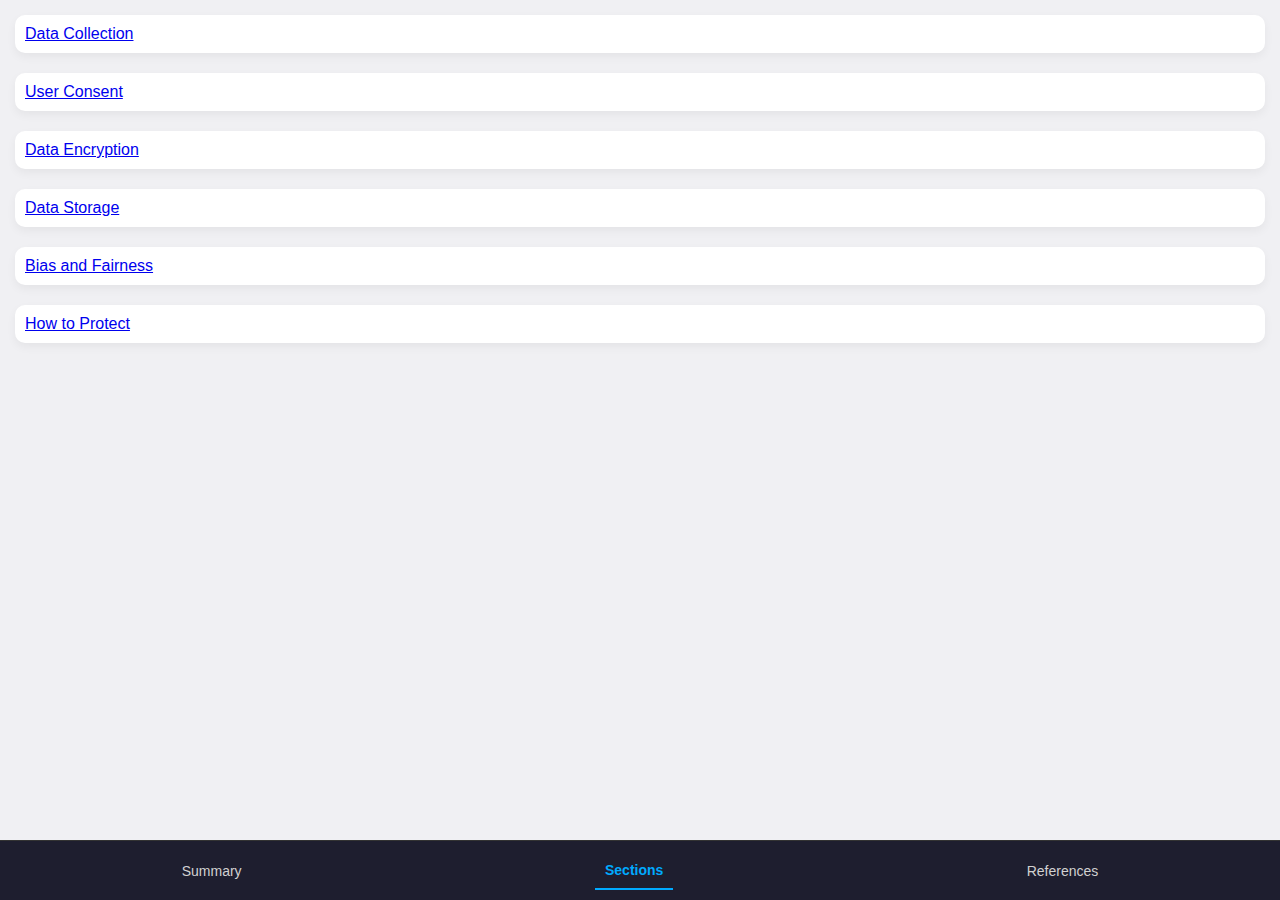
<file: sections.html>
<!DOCTYPE html>
<html lang="en">
<head>
  <meta charset="UTF-8" />
  <meta name="viewport" content="width=device-width, initial-scale=1.0"/>
  <title>Insta-style Feed</title>
  <style>
    * {
      margin: 0;
      padding: 0;
      box-sizing: border-box;
      font-family: 'Segoe UI', sans-serif;
    }

    body {
      background-color: #f0f0f3;
      display: flex;
      flex-direction: column;
      height: 100vh;
      overflow: hidden;
    }

    .user-icon {
      font-size: 24px;
      text-decoration: none;
      color: #1e1e2f;
      transition: color 0.2s;
    }

    .user-icon:hover {
      color: #00aaff;
    }

    /* Scrollable feed */
    .feed {
      flex: 1;
      overflow-y: auto;
      padding: 15px;
    }

    .post {
      margin-bottom: 20px;
      background-color: #ffffff;
      border-radius: 10px;
      box-shadow: 0 4px 10px rgba(0, 0, 0, 0.05);
      padding: 10px;
    }

    .post img {
      width: 100%;
      max-height: 400px;
      object-fit: cover;
      border-radius: 8px;
    }

    .caption {
      margin-top: 8px;
      font-size: 15px;
      color: #444;
      font-weight: 500;
      text-align: center;
    }

    .post:last-child {
      margin-bottom: 100px;
    }

    /* Bottom nav bar */
    .bottom-nav {
      display: flex;
      justify-content: space-around;
      align-items: center;
      height: 60px;
      background-color: #1e1e2f;
      border-top: 1px solid #333;
      position: fixed;
      bottom: 0;
      left: 0;
      width: 100%;
    }

    .bottom-nav a {
      font-size: 14px;
      color: #d1d1d1;
      text-decoration: none;
      padding: 10px;
      transition: color 0.2s;
    }

    .bottom-nav a:hover {
      color: #00aaff;
    }

    .bottom-nav a.active {
      color: #00aaff;
      font-weight: bold;
      border-bottom: 2px solid #00aaff;
    }
  </style>
</head>
<body>

  <!-- Feed -->
  <div class="feed">
    <div class="post">
      <a href="data_collection.html">Data Collection</a>
    </div>
    <div class="post">
      <a href="user_consent.html">User Consent</a>
    </div>
    <div class="post">
      <a href="data_encryption.html">Data Encryption</a>
    </div>
    <div class="post">
      <a href="data_storage.html">Data Storage</a>
    </div>
    <div class="post">
      <a href="bias.html">Bias and Fairness</a>
    </div>
    <div class="post">
      <a href="how_to_protect.html">How to Protect</a>
    </div>
  </div>

  <!-- Bottom Navigation -->
  <div class="bottom-nav">
    <a href="home.html">Summary</a>
    <a href="sections.html">Sections</a>
    <a href="references.html">References</a>
  </div>

  <!-- Active link script -->
  <script>
    const links = document.querySelectorAll('.bottom-nav a');
    const currentPage = window.location.pathname.split('/').pop();

    links.forEach(link => {
      if (link.getAttribute('href') === currentPage) {
        link.classList.add('active');
      }
    });
  </script>
  <script src="js/page_visits.js"></script>

</body>
</html>
</file>
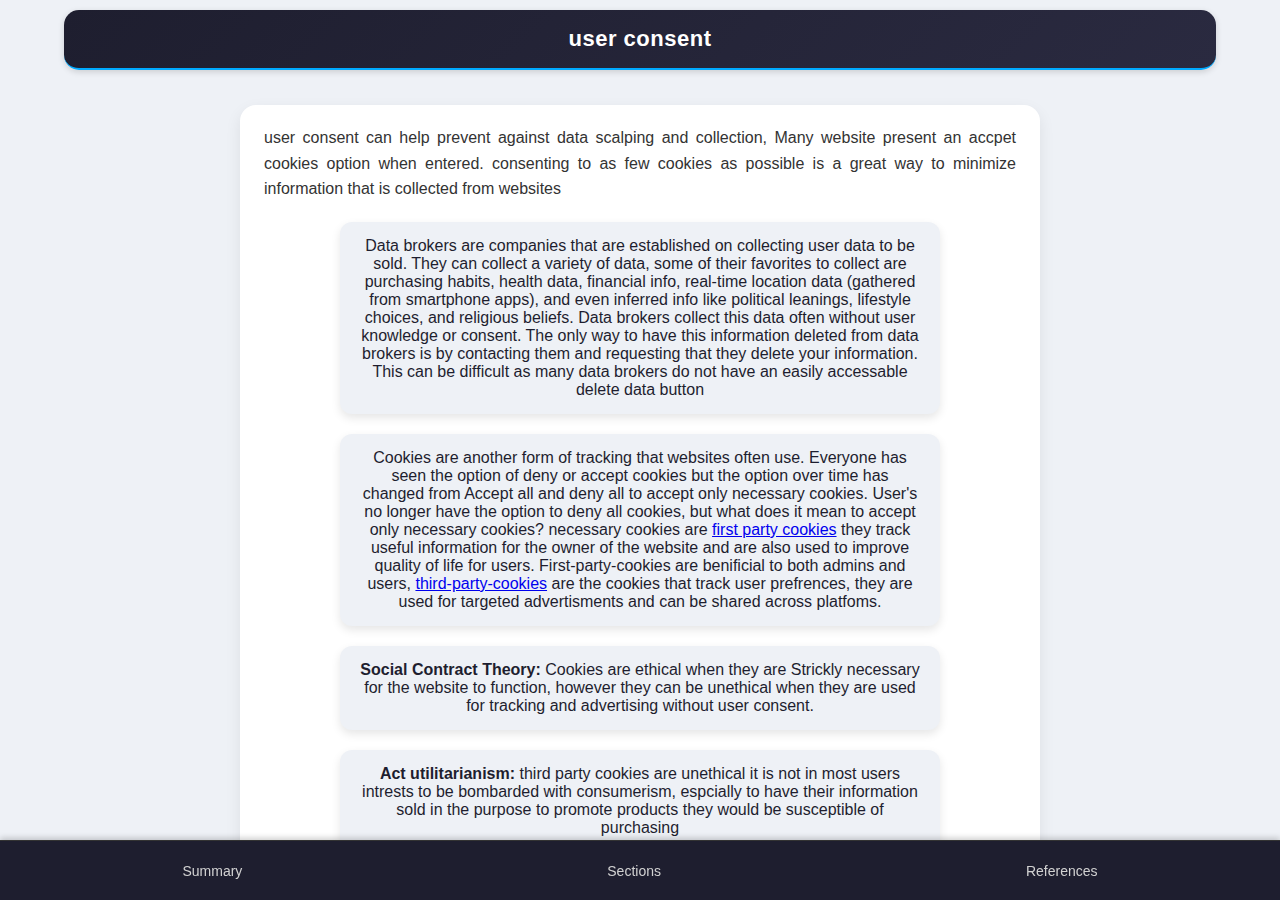
<file: user_consent.html>
<!DOCTYPE html>
<html>
    <head>
      
        <link rel="stylesheet" href="css/base.css">
    </head>


    <body>
        
        <div class="page-title">
            user consent
        </div>

        <div class="feed">
            <div class="post">
                <div class="caption">
                 user consent can help prevent against data scalping and collection,
                 Many website present an accpet cookies option when entered. 
                 consenting to as few cookies as possible is a great way to minimize information that is collected from websites
                </div>

                <div class="user-info">
            Data brokers are companies that are established on collecting user data to be sold.
            They can collect a variety of data, some of their favorites to collect are
            purchasing habits, health data, financial info, real-time location data (gathered from smartphone apps), and even inferred 
            info like political leanings, lifestyle choices, and religious beliefs.

            Data brokers collect this data often without user knowledge or consent.
            The only way to have this information deleted from data brokers is by contacting 
            them and requesting that they delete your information.
            This can be difficult as many data brokers do not have an easily accessable delete data button

                </div>

                <div class="user-info">
            Cookies are another form of tracking that websites often use.
            Everyone has seen the option of deny or accept cookies but the option over time 
            has changed from Accept all and deny all to accept only necessary cookies.
            User's no longer have the option to deny all cookies, but what does it mean to accept only
            necessary cookies? necessary cookies are <a href="https://piwik.pro/glossary/first-party-cookie/" target="_blank">first party cookies</a>
            they track useful information for the owner of the website and are also used to improve quality of life for users.
            First-party-cookies are benificial to both admins and users, <a href="https://developer.mozilla.org/en-US/docs/Web/Privacy/Guides/Third-party_cookies">third-party-cookies</a> 
            are the cookies that track user prefrences, they are used for targeted advertisments and can be shared across platfoms.
                </div>


                <div class="user-info">
            <p><strong>Social Contract Theory:</strong> Cookies are ethical when they are Strickly necessary for the website to function, however they can be unethical when they are used for tracking and advertising without user consent.</p>
            </div>

            <div class="user-info">
            <p><strong>Act utilitarianism:</strong> third party cookies are unethical it is not in most users intrests to be bombarded with consumerism, espcially to have their information sold in the purpose to promote products they would be susceptible of purchasing</p>
            </div>
            </div>
        <!-- Bottom Navigation -->
      <div class="bottom-nav">
        <a href="home.html">Summary</a>
        <a href="sections.html">Sections</a>
        <a href="references.html">References</a>
      </div>
      <script src="js/page_visits.js"></script>
    </body>
</html>
</file>
<file: css/login.css>
/* Center login page content */
body {
  background-color: #eef1f6;
  display: flex;
  flex-direction: column;
  justify-content: center; /* centers vertically */
  align-items: center;     /* centers horizontally */
  height: 100vh;
  margin: 0;
  font-family: 'Segoe UI', sans-serif;
}

/* Counter box */
.counter-box {
  background: #ffffff;
  border-radius: 12px;
  box-shadow: 0 4px 12px rgba(0,0,0,0.1);
  text-align: center;
  padding: 16px 24px;
  margin-bottom: 25px;
}

#loginCount {
  font-size: 24px;
  font-weight: bold;
  color: #00aaff;
}

.counter-label {
  font-size: 14px;
  color: #555;
}

/* Login box */
.login-container {
  background: #ffffff;
  border-radius: 15px;
  padding: 30px 40px;
  box-shadow: 0 6px 16px rgba(0, 0, 0, 0.1);
  width: 320px;
}

.login-container h2 {
  text-align: center;
  color: #1e1e2f;
  margin-bottom: 20px;
}

.form-group {
  display: flex;
  flex-direction: column;
  margin-bottom: 15px;
}

.form-group label {
  font-weight: 500;
  margin-bottom: 6px;
  color: #333;
}

.form-group input {
  padding: 10px;
  border: 1px solid #ccc;
  border-radius: 8px;
  font-size: 14px;
}

.enter-btn {
  width: 100%;
  padding: 10px;
  background-color: #00aaff;
  color: white;
  font-size: 16px;
  border: none;
  border-radius: 8px;
  cursor: pointer;
  transition: background-color 0.2s;
}

.enter-btn:hover {
  background-color: #008fcc;
}

/* Cookie popup */
#cookiePopup {
  position: fixed;
  bottom: 20px;
  right: 20px;
  background: #fff;
  border: 1px solid #ccc;
  border-radius: 8px;
  padding: 12px 16px;
  box-shadow: 0 4px 12px rgba(0,0,0,0.15);
}
</file>
<file: css/base.css>
/* =========================================================
   Global Reset & Base Styles
========================================================= */
* {
  margin: 0;
  padding: 0;
  box-sizing: border-box;
  font-family: 'Segoe UI', sans-serif;
}

body {
  background-color: #eef1f6;
  display: flex;
  flex-direction: column;
  min-height: 100vh;
  overflow-x: hidden;
  padding-top: 10px;
}

/* =========================================================
   Header Title Bar (Summary page)
========================================================= */
.page-title {
  position: sticky;
  top: 0;
  z-index: 10;
  background: linear-gradient(135deg, #1e1e2f, #2a2a40);
  color: #ffffff;
  text-align: center;
  font-size: 22px;
  font-weight: 600;
  letter-spacing: 0.5px;
  padding: 16px 0;
  border-bottom: 2px solid #00aaff;
  box-shadow: 0 2px 6px rgba(0, 0, 0, 0.15);
  width: 90%;
  margin: 0 auto 15px auto;
  border-radius: 15px;
}

/* =========================================================
   Feed Layout (Summary page)
========================================================= */
.feed {
  flex: 1;
  overflow-y: auto;
  padding: 20px;
  display: flex;
  justify-content: center;
}

.post {
  background: #ffffff;
  border-radius: 16px;
  box-shadow: 0 6px 16px rgba(0, 0, 0, 0.08);
  padding: 20px 24px;
  transition: transform 0.2s, box-shadow 0.2s;
  max-width: 800px;
  width: 100%;
}

#bias-post {
 max-width: 1000px;
}

.post:hover {
  transform: translateY(-3px);
  box-shadow: 0 8px 20px rgba(0, 0, 0, 0.12);
}

.caption {
  font-size: 16px;
  line-height: 1.6;
  color: #333;
  font-weight: 400;
  text-align: justify;
}

.post:last-child {
  margin-bottom: 100px;
}

.user-info {
  margin-top: 20px;       /* space below caption */
  padding: 15px 20px;
  background-color: #eef1f6;
  border-radius: 12px;
  box-shadow: 0 4px 10px rgba(0,0,0,0.1);
  text-align: center;
  font-size: 16px;
  font-weight: 500;
  color: #1e1e2f;
  max-width: 600px;
  margin-left: auto;
  margin-right: auto;
}

.list-info {
  margin-top: 20px;       /* space below caption */
  padding: 15px 20px;
  background-color: #eef1f6;
  border-radius: 12px;
  box-shadow: 0 4px 10px rgba(0,0,0,0.1);
  text-align: left;
  font-size: 16px;
  font-weight: 500;
  color: #1e1e2f;
  max-width: 600px;
  margin-left: auto;
  margin-right: auto;
}

#bias-methods {
  margin-top: 20px; /* adjust spacing as needed */
}

#storage-list {
  max-width: 700px;
}

#bias-ethics {
  max-width: 900px;
}

#visitedPages {
  margin: 10px auto 0 auto;       /* centers horizontally */
  text-align: center;   /* centers inline content/text inside */
  width: fit-content;   /* shrink width to content */
}

/* =========================================================
   Project Cards (Projects page)
========================================================= */
.project-container {
  flex: 1;
  overflow-y: auto;
  padding: 20px;
}

.project-card {
  background-color: #ffffff;
  border-radius: 10px;
  padding: 15px;
  margin-bottom: 20px;
  box-shadow: 0 4px 10px rgba(0, 0, 0, 0.1);
}

.project-title {
  font-size: 18px;
  font-weight: bold;
  color: #222;
  margin-bottom: 10px;
}

.cost-summary {
  font-size: 14px;
  color: #444;
}

.cost-summary ul {
  margin-left: 20px;
  margin-top: 5px;
  list-style-type: disc;
}

.cost-summary ul li {
  font-style: italic;
}

/* =========================================================
   Bottom Navigation Bar
========================================================= */
.bottom-nav {
  display: flex;
  justify-content: space-around;
  align-items: center;
  height: 60px;
  background-color: #1e1e2f;
  border-top: 1px solid #333;
  position: fixed;
  bottom: 0;
  left: 0;
  width: 100%;
  box-shadow: 0 -2px 6px rgba(0, 0, 0, 0.2);
}

.bottom-nav a {
  font-size: 14px;
  color: #d1d1d1;
  text-decoration: none;
  padding: 10px;
  transition: color 0.2s;
}

.bottom-nav a:hover {
  color: #00aaff;
}

.bottom-nav a.active {
  color: #00aaff;
  font-weight: bold;
  border-bottom: 2px solid #00aaff;
}

/* =========================================================
   Responsive Tweaks
========================================================= */
@media (max-width: 600px) {
  .post {
    padding: 16px;
    border-radius: 12px;
  }

  .caption {
    font-size: 15px;
  }

  .page-title {
    font-size: 20px;
    width: 95%;
  }

  .project-card {
    padding: 12px;
    border-radius: 8px;
  }
}
</file>
